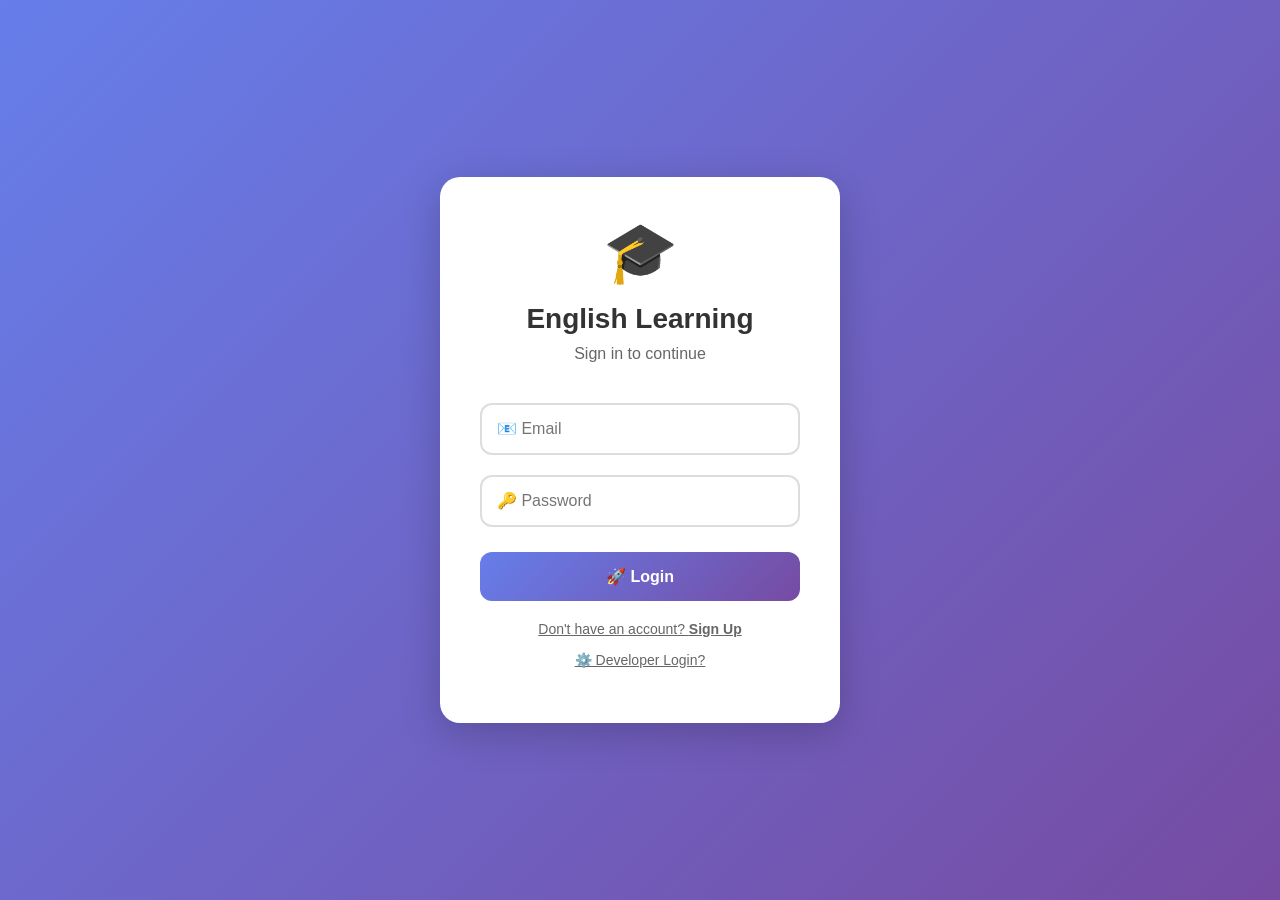
<file: index.html>
<!DOCTYPE html>
<html lang="en">
<head>
    <meta charset="UTF-8">
    <meta name="viewport" content="width=device-width, initial-scale=1.0, maximum-scale=1.0, user-scalable=no">
    <meta name="theme-color" content="#764ba2">
    <meta name="apple-mobile-web-app-capable" content="yes">
    <meta name="apple-mobile-web-app-status-bar-style" content="black-translucent">
    <title>English Learning - Login</title>
    <link rel="manifest" href="manifest.json">
    <link rel="stylesheet" href="dark-mode.css">
    <style>
        * { margin: 0; padding: 0; box-sizing: border-box; }
        body {
            font-family: 'Segoe UI', Tahoma, Geneva, Verdana, sans-serif;
            background: linear-gradient(135deg, #667eea 0%, #764ba2 100%);
            display: flex;
            justify-content: center;
            align-items: center;
            min-height: 100vh;
            padding: 20px;
        }
        .login-card {
            background: white;
            padding: 40px;
            border-radius: 20px;
            box-shadow: 0 10px 40px rgba(0,0,0,0.2);
            width: 100%;
            max-width: 400px;
            text-align: center;
        }
        .logo { font-size: 60px; margin-bottom: 15px; }
        h1 { color: #333; margin-bottom: 10px; font-size: 28px; }
        .subtitle { color: #666; margin-bottom: 30px; }
        input {
            width: 100%;
            padding: 15px;
            margin: 10px 0;
            border: 2px solid #ddd;
            border-radius: 12px;
            font-size: 16px;
        }
        input:focus { outline: none; border-color: #764ba2; }
        button {
            width: 100%;
            padding: 15px;
            background: linear-gradient(135deg, #667eea 0%, #764ba2 100%);
            color: white;
            border: none;
            border-radius: 12px;            font-size: 16px;
            font-weight: bold;
            cursor: pointer;
            margin-top: 15px;
            transition: 0.3s;
        }
        button:hover { transform: translateY(-2px); box-shadow: 0 5px 20px rgba(118,75,162,0.4); }
        .hidden { display: none !important; }
        .message { margin-top: 15px; font-size: 14px; font-weight: bold; }
        .error { color: #e74c3c; }
        .success { color: #27ae60; }
        .toggle-link {
            margin-top: 20px;
            font-size: 14px;
            color: #666;
            cursor: pointer;
            text-decoration: underline;
        }
        .toggle-link:hover { color: #764ba2; }
        .dev-badge {
            background: linear-gradient(135deg, #ffeaa7 0%, #fdcb6e 100%);
            color: #d35400;
            padding: 8px 20px;
            border-radius: 20px;
            font-size: 12px;
            font-weight: bold;
            display: inline-block;
            margin-bottom: 15px;
        }
    </style>
</head>
<body>
    <div class="login-card">
        <div class="logo">🎓</div>
        <h1>English Learning</h1>
        <p class="subtitle" id="subtitle">Sign in to continue</p>
        
        <div id="devBadge" class="dev-badge hidden">🛠️ Developer Mode</div>
        
        <input type="email" id="email" placeholder="📧 Email">
        <input type="password" id="password" placeholder="🔑 Password">
        <input type="text" id="username" class="hidden" placeholder="👤 Username">
        
        <button onclick="handleLogin()" id="loginBtn">🚀 Login</button>
        <button onclick="handleLogin()" id="registerBtn" class="hidden">📝 Create Account</button>
        
        <div class="toggle-link" id="toggleText" onclick="toggleRegister()">
            Don't have an account? <strong>Sign Up</strong>
        </div>
                <div class="toggle-link" onclick="toggleDevMode()" style="margin-top: 15px;">⚙️ Developer Login?</div>
        
        <div id="message" class="message"></div>
    </div>

    <script>
        // ✅ Toggle function works WITHOUT module imports
        let isRegisterMode = false;
        let isDevMode = false;

        window.toggleRegister = function() {
            console.log('Toggle clicked!');
            isRegisterMode = !isRegisterMode;
            
            const usernameField = document.getElementById('username');
            const loginBtn = document.getElementById('loginBtn');
            const registerBtn = document.getElementById('registerBtn');
            const toggleText = document.getElementById('toggleText');
            const subtitle = document.getElementById('subtitle');
            
            if (isRegisterMode) {
                usernameField.classList.remove('hidden');
                loginBtn.classList.add('hidden');
                registerBtn.classList.remove('hidden');
                toggleText.innerHTML = 'Already have an account? <strong>Login</strong>';
                subtitle.innerText = 'Create your account';
                console.log('Register mode ON');
            } else {
                usernameField.classList.add('hidden');
                loginBtn.classList.remove('hidden');
                registerBtn.classList.add('hidden');
                toggleText.innerHTML = "Don't have an account? <strong>Sign Up</strong>";
                subtitle.innerText = 'Sign in to continue';
                console.log('Register mode OFF');
            }
        };

        window.toggleDevMode = function() {
            isDevMode = !isDevMode;
            const badge = document.getElementById('devBadge');
            const message = document.getElementById('message');
            const toggleText = document.getElementById('toggleText');
            
            if (isDevMode) {
                badge.classList.remove('hidden');
                message.innerHTML = "<span class='error'>Developer: Use password 1234</span>";
                toggleText.classList.add('hidden');
            } else {
                badge.classList.add('hidden');
                message.innerHTML = "";                toggleText.classList.remove('hidden');
            }
        };

        window.handleLogin = async function() {
            const email = document.getElementById('email').value;
            const password = document.getElementById('password').value;
            const username = document.getElementById('username').value;
            const message = document.getElementById('message');

            if (!email || !password) {
                message.innerHTML = "<span class='error'>❌ Please fill all fields!</span>";
                return;
            }

            message.innerHTML = "<span style='color:#764ba2'>⏳ Processing...</span>";

            try {
                // Import Appwrite dynamically
                const { createAccount, login, getUserData, createUserDocument, sendWelcomeNotification } = await import('./appwrite-config.js');

                if (isRegisterMode) {
                    if (!username) {
                        message.innerHTML = "<span class='error'>❌ Please enter username!</span>";
                        return;
                    }
                    const result = await createAccount(email, password, username);
                    
                    if (result.success) {
                        message.innerHTML = "<span class='success'>✅ Account created! Redirecting...</span>";
                        setTimeout(() => window.location.href = "dashboard.html", 1500);
                    } else {
                        message.innerHTML = "<span class='error'>❌ " + result.error + "</span>";
                    }
                } else {
                    const result = await login(email, password);
                    
                    if (result.success) {
                        if (isDevMode && password === "1234") {
                            message.innerHTML = "<span class='success'>✅ Admin login! Redirecting...</span>";
                            setTimeout(() => window.location.href = "admin.html", 1500);
                        } else {
                            message.innerHTML = "<span class='success'>✅ Login successful! Redirecting...</span>";
                            setTimeout(() => window.location.href = "dashboard.html", 1500);
                        }
                    } else {
                        message.innerHTML = "<span class='error'>❌ " + result.error + "</span>";
                    }
                }
            } catch (error) {                console.error('Error:', error);
                message.innerHTML = "<span class='error'>❌ " + error.message + "</span>";
            }
        };

        // Allow Enter key to submit
        document.addEventListener('keypress', function(e) {
            if (e.key === 'Enter') {
                handleLogin();
            }
        });

        console.log('✅ Login page loaded successfully!');
    </script>
</body>
</html>
</file>
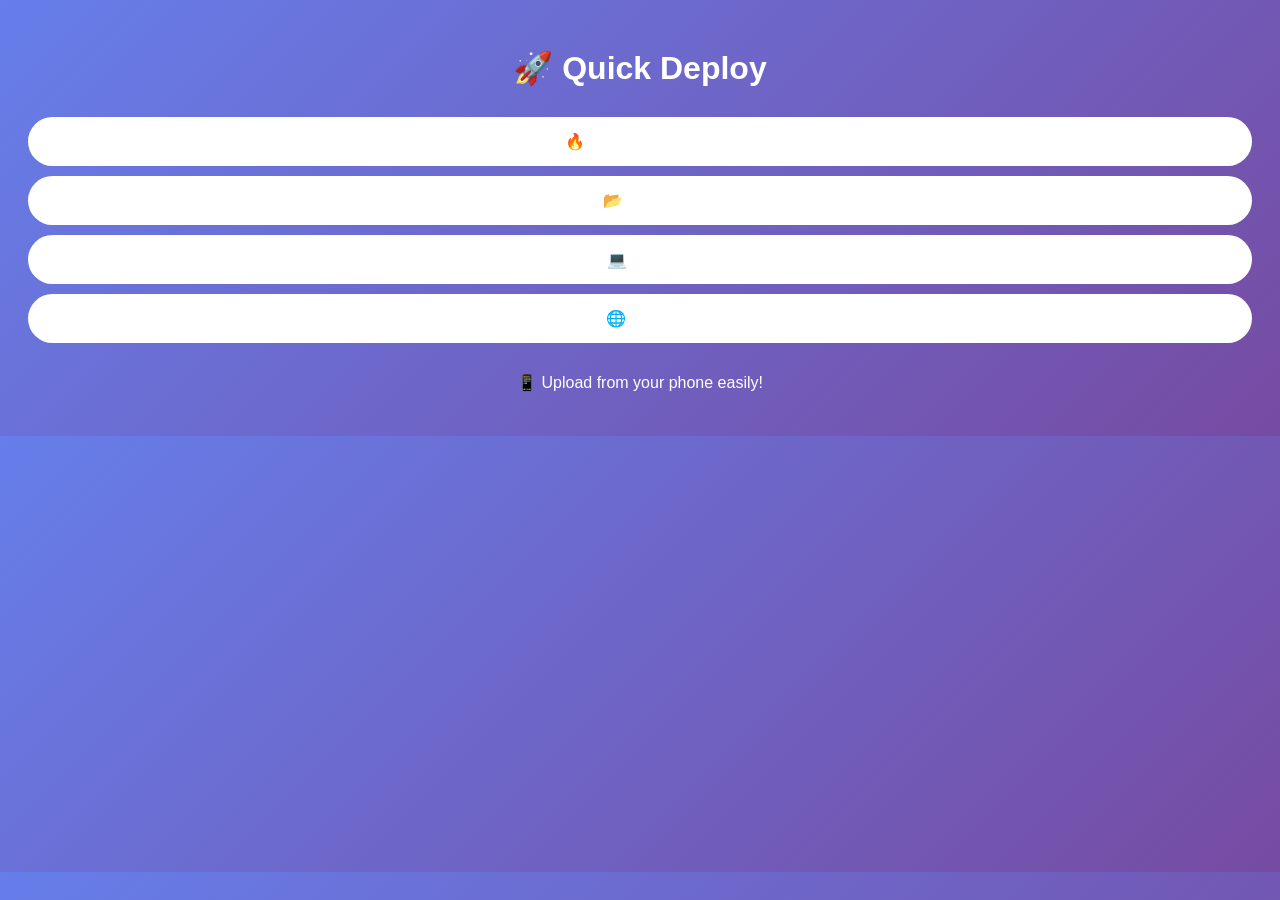
<file: deploy.html>
<!DOCTYPE html>
<html>
<head>
    <title>Quick Deploy</title>
    <style>
        body {
            font-family: Arial;
            padding: 20px;
            background: linear-gradient(135deg, #667eea, #764ba2);
            color: white;
            text-align: center;
        }
        .btn {
            background: white;
            color: #764ba2;
            padding: 15px 30px;
            border: none;
            border-radius: 25px;
            font-size: 16px;
            margin: 10px;
            cursor: pointer;
        }
        .links {
            margin-top: 30px;
        }
        .links a {
            color: white;
            display: block;
            margin: 10px 0;
        }
    </style>
</head>
<body>
    <h1>🚀 Quick Deploy</h1>
    
    <div class="links">
        <a href="https://console.firebase.google.com" class="btn">🔥 Firebase Console</a>
        <a href="https://github.com" class="btn">📂 GitHub</a>
        <a href="https://replit.com" class="btn">💻 Replit</a>
        <a href="https://netlify.com" class="btn">🌐 Netlify</a>
    </div>
    
    <p style="margin-top: 30px;">
        📱 Upload from your phone easily!
    </p>
</body>
</html>
</file>
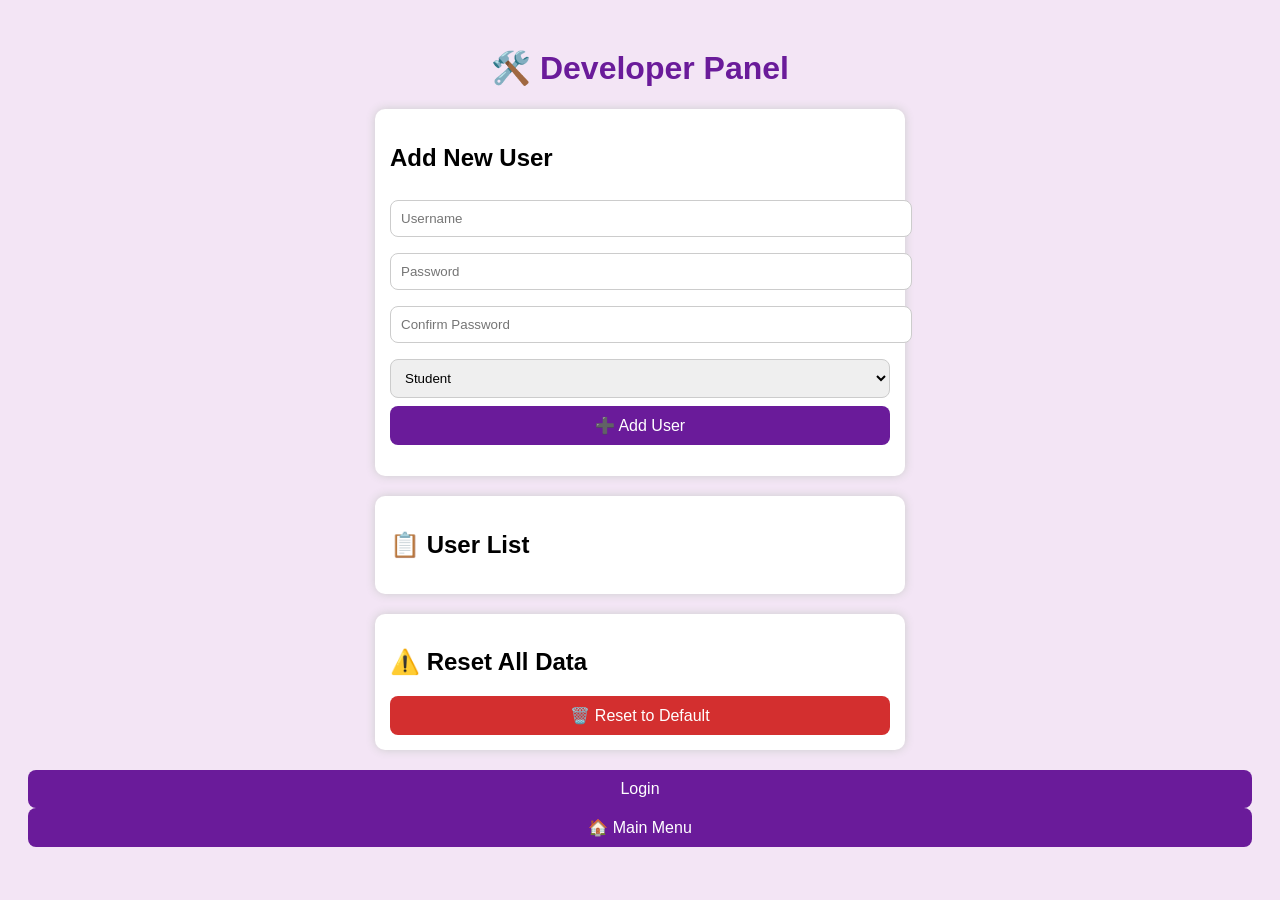
<file: developer.html>
<!DOCTYPE html>
<html lang="en">
<head>
  <meta charset="UTF-8">
  <title>Developer Panel</title>
  <meta name="viewport" content="width=device-width, initial-scale=1.0">
  <style>
    body {
      font-family: 'Comic Sans MS', sans-serif;
      background: #f3e5f5;
      padding: 20px;
    }
    h1 {
      color: #6a1b9a;
      text-align: center;
    }
    .box {
      background: #fff;
      padding: 15px;
      border-radius: 10px;
      margin-bottom: 20px;
      box-shadow: 0 0 10px #ccc;
      max-width: 500px;
      margin: 20px auto;
    }
    input, select {
      width: 100%;
      padding: 10px;
      margin: 8px 0;
      border: 1px solid #ccc;
      border-radius: 8px;
    }
    button {
      padding: 10px;
      width: 100%;
      background-color: #6a1b9a;
      color: white;
      font-size: 16px;
      border: none;
      border-radius: 8px;
      cursor: pointer;
    }
    button:hover {
      background-color: #8e24aa;
    }
    .user-list {
      margin-top: 15px;
    }
    .user-list li {
      margin: 4px 0;
      padding: 6px;
      background: #e1bee7;
      border-radius: 6px;
    }
    .msg {
      color: red;
      font-weight: bold;
    }
  </style>
</head>
<body>
  <h1>🛠️ Developer Panel</h1>

  <div class="box">
    <h2>Add New User</h2>
    <input type="text" id="newUsername" placeholder="Username" />
    <input type="password" id="newPassword" placeholder="Password" />
    <input type="password" id="confirmPassword" placeholder="Confirm Password" />
    <select id="newRole">
      <option value="student">Student</option>
      <option value="developer">Developer</option>
    </select>
    <button onclick="addUser()">➕ Add User</button>
    <p class="msg" id="addMsg"></p>
  </div>

  <div class="box">
    <h2>📋 User List</h2>
    <ul class="user-list" id="userList"></ul>
  </div>

  <div class="box">
    <h2>⚠️ Reset All Data</h2>
    <button style="background:#d32f2f;" onclick="resetAll()">🗑️ Reset to Default</button>
  </div>
  <button onclick="location.href='login.html'">Login</button>
  <button onclick="location.href='index.html'">🏠 Main Menu</button>
  <script>
    const userListEl = document.getElementById("userList");
    const msgEl = document.getElementById("addMsg");

    function loadUsers() {
      const users = JSON.parse(localStorage.getItem("users")) || [];
      userListEl.innerHTML = "";
      users.forEach(u => {
        const li = document.createElement("li");
        li.textContent = `${u.username} — ${u.role}`;
        userListEl.appendChild(li);
      });
    }

    function addUser() {
      const username = document.getElementById("newUsername").value.trim();
      const password = document.getElementById("newPassword").value.trim();
      const confirm = document.getElementById("confirmPassword").value.trim();
      const role = document.getElementById("newRole").value;

      if (!username || !password || !confirm) {
        msgEl.textContent = "⚠️ Please fill in all fields.";
        return;
      }
      if (password !== confirm) {
        msgEl.textContent = "❌ Passwords do not match.";
        return;
      }

      const users = JSON.parse(localStorage.getItem("users")) || [];
      if (users.some(u => u.username === username)) {
        msgEl.textContent = "❌ Username already exists.";
        return;
      }

      users.push({ username, password, role });
      localStorage.setItem("users", JSON.stringify(users));
      msgEl.style.color = "green";
      msgEl.textContent = "✅ User added successfully!";
      loadUsers();
    }

    function resetAll() {
      const defaultUsers = [
        { username: "Hezekiah", password: "1234", role: "student" },
        { username: "Ooaung", password: "1234", role: "developer" }
      ];
      localStorage.setItem("users", JSON.stringify(defaultUsers));
      alert("🔄 All users reset to default.");
      loadUsers();
    }

    loadUsers();
  </script>
</body>
</html>
</file>
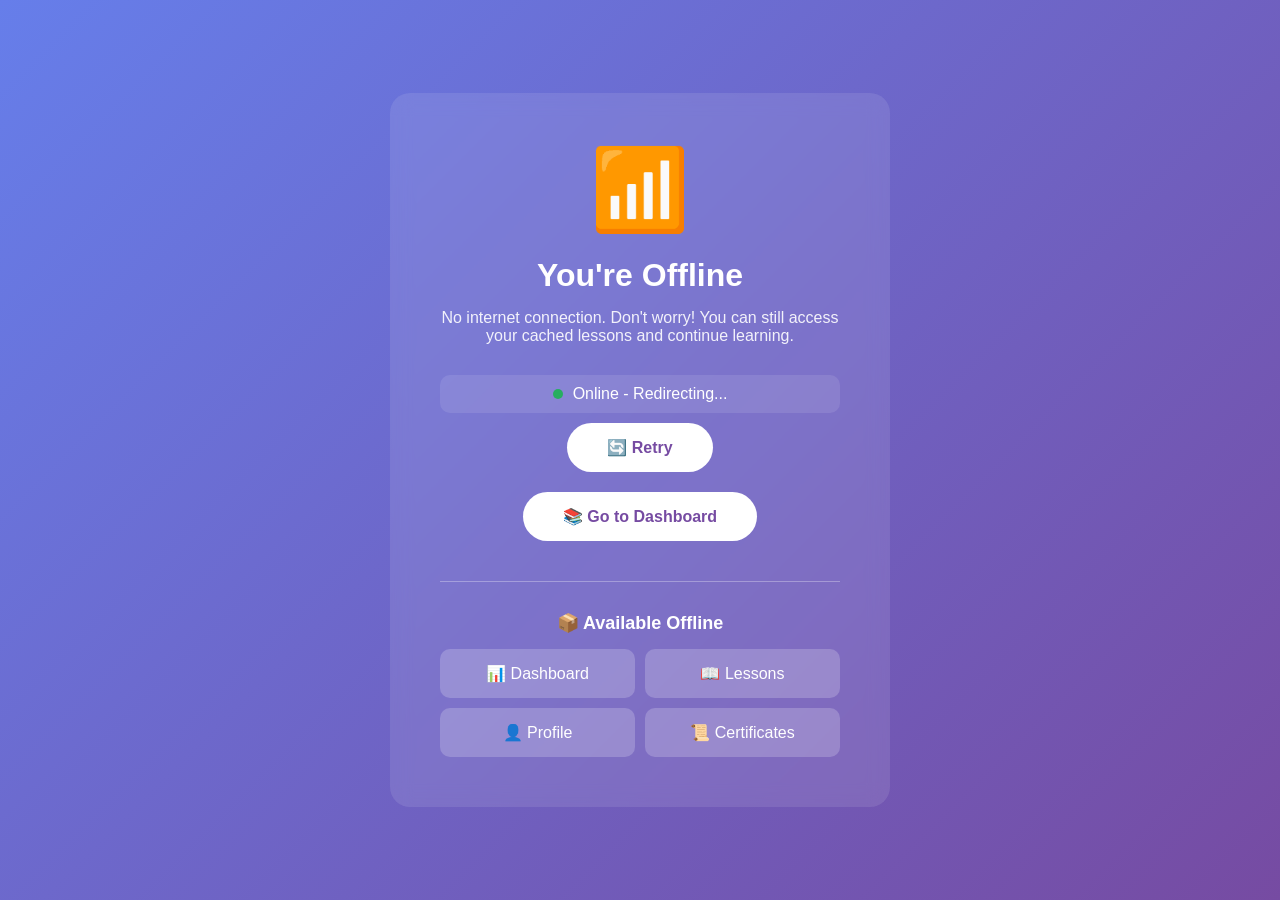
<file: offline.html>
<!DOCTYPE html>
<html lang="en">
<head>
    <meta charset="UTF-8">
    <meta name="viewport" content="width=device-width, initial-scale=1.0">
    <title>Offline - English Learning</title>
    <style>
        * { margin: 0; padding: 0; box-sizing: border-box; }
        body {
            font-family: 'Segoe UI', Tahoma, Geneva, Verdana, sans-serif;
            background: linear-gradient(135deg, #667eea 0%, #764ba2 100%);
            display: flex;
            justify-content: center;
            align-items: center;
            min-height: 100vh;
            padding: 20px;
            color: white;
            text-align: center;
        }
        .offline-container {
            background: rgba(255,255,255,0.1);
            padding: 50px;
            border-radius: 20px;
            backdrop-filter: blur(10px);
            max-width: 500px;
        }
        .offline-icon {
            font-size: 80px;
            margin-bottom: 20px;
        }
        h1 {
            font-size: 32px;
            margin-bottom: 15px;
        }
        p {
            font-size: 16px;
            margin-bottom: 30px;
            opacity: 0.9;
        }
        .retry-btn {
            background: white;
            color: #764ba2;
            border: none;
            padding: 15px 40px;
            border-radius: 25px;
            font-size: 16px;
            font-weight: bold;
            cursor: pointer;
            transition: 0.3s;
            margin: 10px;        }
        .retry-btn:hover {
            transform: translateY(-2px);
            box-shadow: 0 5px 15px rgba(0,0,0,0.3);
        }
        .cached-content {
            margin-top: 30px;
            padding-top: 30px;
            border-top: 1px solid rgba(255,255,255,0.3);
        }
        .cached-content h3 {
            font-size: 18px;
            margin-bottom: 15px;
        }
        .cached-links {
            display: grid;
            grid-template-columns: 1fr 1fr;
            gap: 10px;
        }
        .cached-link {
            background: rgba(255,255,255,0.2);
            padding: 15px;
            border-radius: 10px;
            color: white;
            text-decoration: none;
            transition: 0.3s;
        }
        .cached-link:hover {
            background: rgba(255,255,255,0.3);
        }
        .status-indicator {
            display: flex;
            align-items: center;
            justify-content: center;
            gap: 10px;
            margin-top: 20px;
            padding: 10px;
            background: rgba(255,255,255,0.1);
            border-radius: 10px;
        }
        .status-dot {
            width: 10px;
            height: 10px;
            border-radius: 50%;
            background: #e74c3c;
        }
        .status-dot.online {
            background: #27ae60;
            animation: pulse 2s infinite;
        }        @keyframes pulse {
            0%, 100% { opacity: 1; }
            50% { opacity: 0.5; }
        }
    </style>
</head>
<body>
    <div class="offline-container">
        <div class="offline-icon">📶</div>
        <h1>You're Offline</h1>
        <p>No internet connection. Don't worry! You can still access your cached lessons and continue learning.</p>
        
        <div class="status-indicator">
            <div class="status-dot" id="statusDot"></div>
            <span id="statusText">Checking connection...</span>
        </div>
        
        <button class="retry-btn" onclick="window.location.reload()">🔄 Retry</button>
        <button class="retry-btn" onclick="window.location.href='/dashboard.html'">📚 Go to Dashboard</button>
        
        <div class="cached-content">
            <h3>📦 Available Offline</h3>
            <div class="cached-links">
                <a href="/dashboard.html" class="cached-link">📊 Dashboard</a>
                <a href="/lesson.html" class="cached-link">📖 Lessons</a>
                <a href="/profile.html" class="cached-link">👤 Profile</a>
                <a href="/certificate.html" class="cached-link">📜 Certificates</a>
            </div>
        </div>
    </div>

    <script>
        // Check connection status
        function updateStatus() {
            const dot = document.getElementById('statusDot');
            const text = document.getElementById('statusText');
            
            if (navigator.onLine) {
                dot.classList.add('online');
                text.innerText = 'Online - Redirecting...';
                setTimeout(() => window.location.href = '/dashboard.html', 2000);
            } else {
                dot.classList.remove('online');
                text.innerText = 'Offline - Cached content available';
            }
        }
        
        // Listen for connection changes
        window.addEventListener('online', updateStatus);
        window.addEventListener('offline', updateStatus);        
        // Initial check
        updateStatus();
    </script>
</body>
</html>
</file>
<file: dark-mode.css>
/* 📁 public/dark-mode.css */

/* Light Theme (Default) */
:root[data-theme="light"] {
    --primary: #764ba2;
    --secondary: #667eea;
    --success: #27ae60;
    --warning: #f39c12;
    --error: #e74c3c;
    --background: #f4f7f6;
    --surface: #ffffff;
    --text: #2c3e50;
    --text-secondary: #777777;
    --border: #e0e0e0;
    --shadow: rgba(0, 0, 0, 0.1);
    --card-bg: #ffffff;
    --input-bg: #ffffff;
    --hover-bg: #f0f0f0;
}

/* Dark Theme */
:root[data-theme="dark"] {
    --primary: #9b6dd6;
    --secondary: #8a9df5;
    --success: #2ecc71;
    --warning: #f1c40f;
    --error: #e74c3c;
    --background: #0f0f1a;
    --surface: #1a1a2e;
    --text: #eaeaea;
    --text-secondary: #b0b0b0;
    --border: #2d2d44;
    --shadow: rgba(0, 0, 0, 0.3);
    --card-bg: #16213e;
    --input-bg: #1a1a2e;
    --hover-bg: #2d2d44;
}

/* Base Styles */
body {
    background: var(--background);
    color: var(--text);
    transition: background-color 0.3s ease, color 0.3s ease;
}

/* Cards & Surfaces */
.card, .profile-card, .stats-card, .certificate-card,
.notification-card, .leaderboard-card, .preferences-card,
.login-card, .modal-content, .section, .header {
    background: var(--surface);    color: var(--text);
    border: 1px solid var(--border);
    transition: background-color 0.3s ease, border-color 0.3s ease;
}

/* Text Colors */
h1, h2, h3, h4, h5, h6 {
    color: var(--text);
}

p, span, label {
    color: var(--text);
}

.text-secondary, .subtitle, .stat-label, .notification-message {
    color: var(--text-secondary);
}

/* Inputs */
input, select, textarea {
    background: var(--input-bg);
    color: var(--text);
    border-color: var(--border);
}

input:focus, select:focus, textarea:focus {
    border-color: var(--primary);
    outline: none;
}

/* Buttons */
button, .btn, .action-btn {
    transition: all 0.3s ease;
}

button:hover, .btn:hover, .action-btn:hover {
    transform: translateY(-2px);
}

/* Tables */
table {
    background: var(--surface);
    color: var(--text);
}

th {
    background: var(--hover-bg);
    color: var(--text);
}
td {
    border-bottom-color: var(--border);
    color: var(--text);
}

tr:hover {
    background: var(--hover-bg);
}

/* Scrollbar */
::-webkit-scrollbar {
    width: 10px;
}

::-webkit-scrollbar-track {
    background: var(--background);
}

::-webkit-scrollbar-thumb {
    background: var(--primary);
    border-radius: 5px;
}

::-webkit-scrollbar-thumb:hover {
    background: var(--secondary);
}

/* Theme Toggle Button */
#themeToggle {
    background: var(--surface);
    color: var(--text);
    border: 2px solid var(--border);
    width: 45px;
    height: 45px;
    border-radius: 50%;
    font-size: 22px;
    cursor: pointer;
    display: flex;
    align-items: center;
    justify-content: center;
    transition: all 0.3s ease;
    position: fixed;
    bottom: 20px;
    right: 20px;
    z-index: 1000;
    box-shadow: 0 4px 15px var(--shadow);
}

#themeToggle:hover {
    transform: scale(1.1) rotate(15deg);    background: var(--primary);
    color: white;
    border-color: var(--primary);
}

/* Progress Bars */
.progress-bar {
    background: var(--border);
}

.progress-fill {
    background: linear-gradient(90deg, var(--secondary), var(--primary));
}

/* Badges */
.badge, .status, .certificate-score, .history-score {
    background: var(--hover-bg);
    color: var(--text);
}

/* Modal Backdrop */
.modal {
    background: rgba(0, 0, 0, 0.7);
}

/* Code Blocks */
code, pre {
    background: var(--hover-bg);
    color: var(--text);
}

/* Links */
a {
    color: var(--secondary);
}

a:hover {
    color: var(--primary);
}

/* Selection */
::selection {
    background: var(--primary);
    color: white;
}

/* Focus Ring */
:focus-visible {
    outline: 2px solid var(--primary);
    outline-offset: 2px;}

/* Mobile Responsive */
@media (max-width: 768px) {
    #themeToggle {
        bottom: 15px;
        right: 15px;
        width: 40px;
        height: 40px;
        font-size: 18px;
    }
}
</file>
